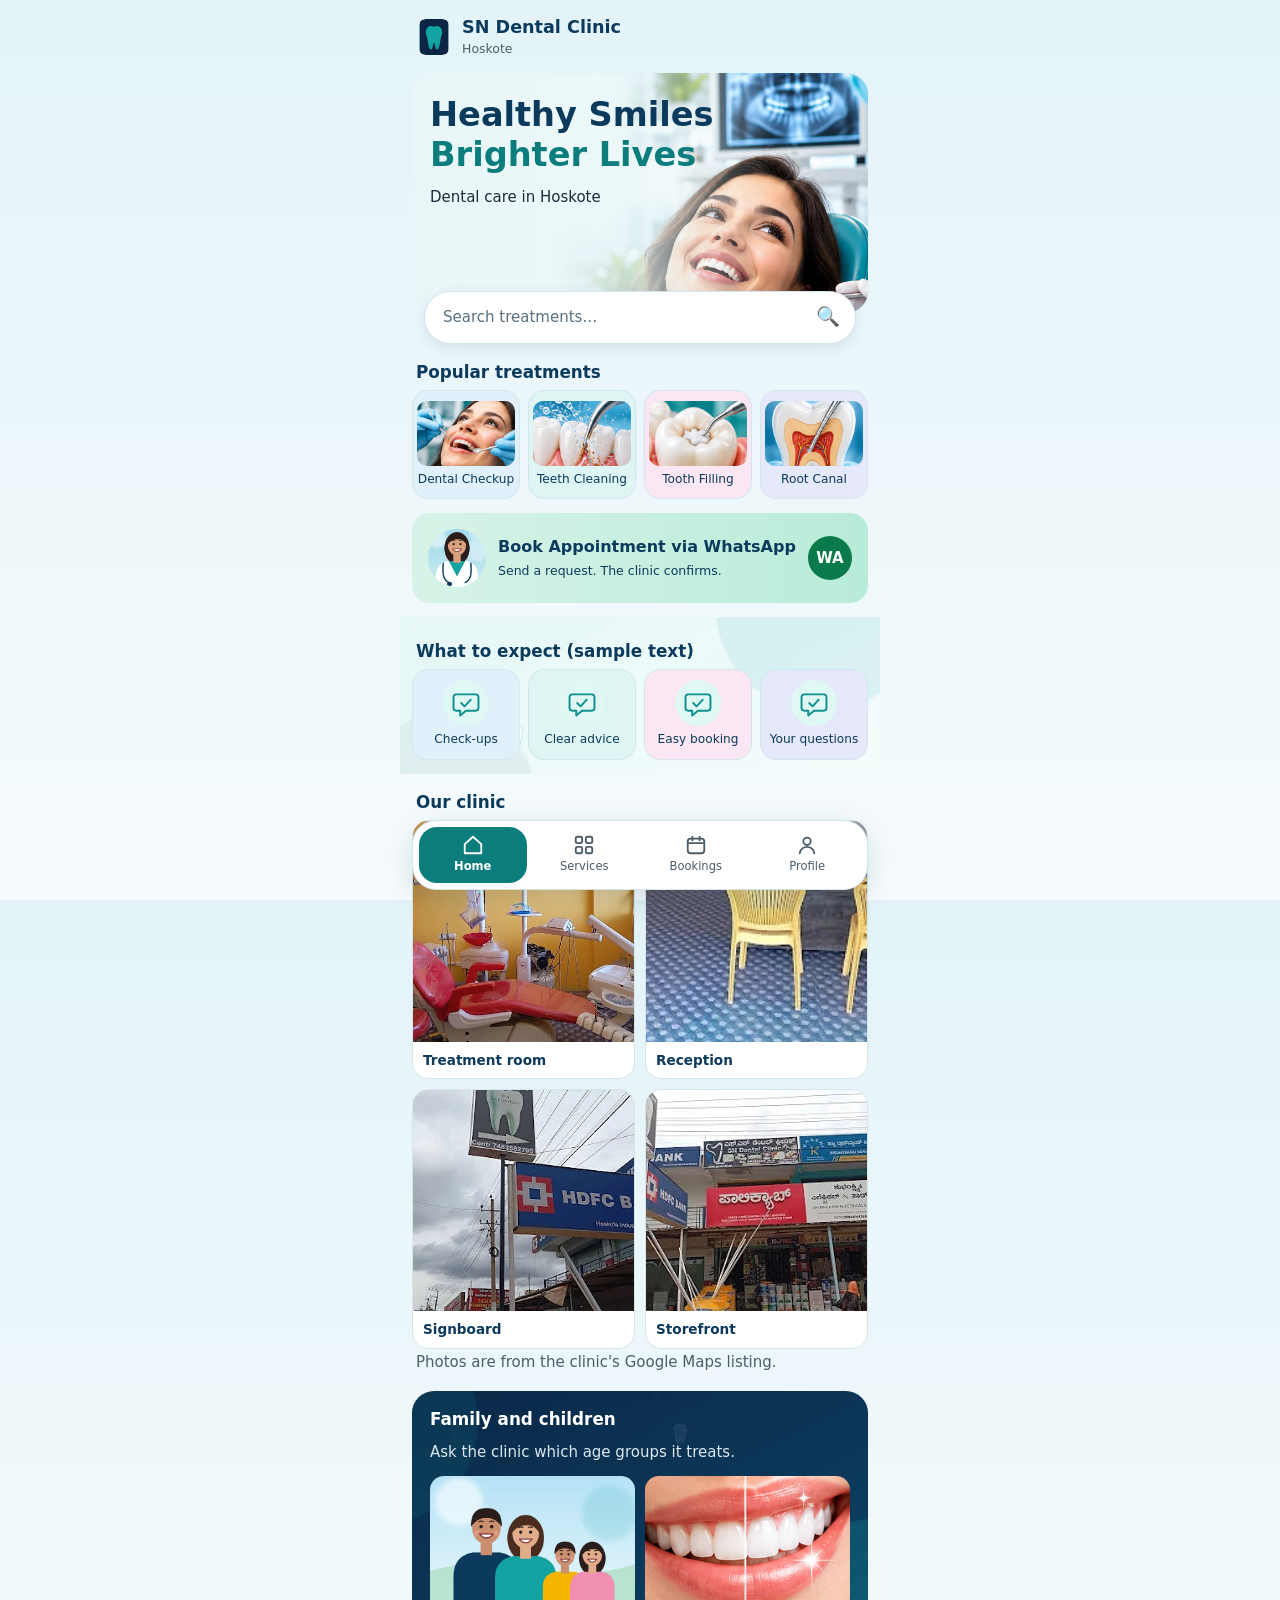
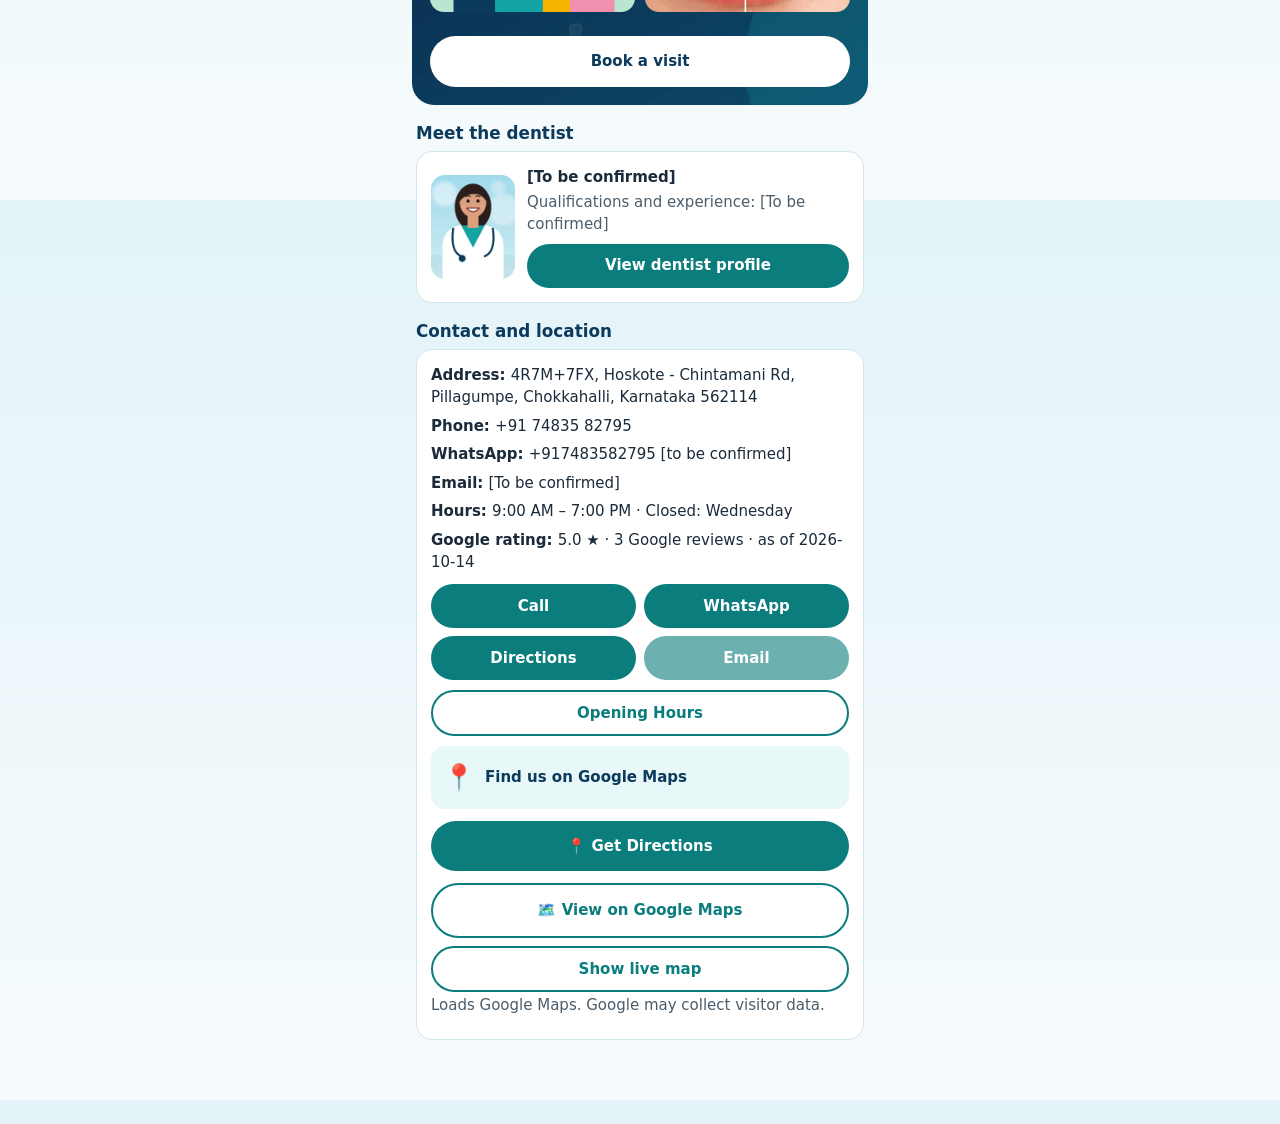
<file: index.html>
<!doctype html>
<html lang="en"><head><meta charset="utf-8">
<meta name="viewport" content="width=device-width,initial-scale=1,viewport-fit=cover">
<title>SN Dental Clinic, Hoskote (Demo App)</title>
<meta name="description" content="Demo app-style website for SN Dental Clinic, Hoskote. Request appointments by WhatsApp. Sample content.">
<meta name="robots" content="noindex"><!-- remove at launch -->
<!-- After deploy, add: <link rel="canonical" href="https://FINAL-URL/"> and an absolute og:image URL (og-image.jpg). -->
<meta property="og:type" content="website"><meta property="og:title" content="SN Dental Clinic, Hoskote"><meta property="og:description" content="Request a dental appointment by WhatsApp. Demo site.">
<link rel="manifest" href="manifest.webmanifest"><link rel="icon" href="favicon.svg" type="image/svg+xml"><link rel="apple-touch-icon" href="apple-touch-icon.png">
<meta name="theme-color" content="#0b3a5c"><meta name="color-scheme" content="light">
<link rel="stylesheet" href="styles.css">
<script src="config.js"></script>
<script src="app.js" defer></script></head>
<body>
<a class="skip" href="#main" data-t="Skip to content"></a>
<main class="app" id="main" tabindex="-1">
<div class="demo" id="demo" data-t="Demo app: sample content. Details are placeholders until the clinic verifies them."></div>

<section class="scr on" id="s-home">
 <div class="bar"><button class="brand" data-go="more"><img src="logo-mark.svg" width="36" height="36" alt=""><span><span class="cn"></span><small data-t="Hoskote"></small></span></button><button class="ib langbtn" type="button"></button></div>
 <div class="hero" id="hero"><picture><source media="(max-width:600px)" srcset="hero-dental-clinic-mobile.webp"><img id="hero-art" src="hero-dental-clinic.webp" width="1600" height="900" alt="Illustration of a modern dental treatment room (sample image)" fetchpriority="high"></picture><h1><span data-t="Healthy Smiles"></span><span data-t="Brighter Lives"></span></h1><p data-t="Dental care in Hoskote"></p></div>
 <form class="search" id="sf" role="search"><label class="sr" for="q" style="position:absolute;left:-999px" data-t="Search treatments…"></label><input id="q" type="search" data-tp="Search treatments…"><button type="button" class="qgo" id="qgo" aria-label="Search">🔍</button></form>
 <h2 data-t="Popular treatments"></h2>
 <div class="row4"><button class="tile" data-book="checkup"><img class="th" src="treatment-checkup.webp" width="600" height="400" alt="" loading="lazy"><span data-t="Dental Checkup"></span></button><button class="tile" data-book="cleaning"><img class="th" src="treatment-cleaning.webp" width="600" height="400" alt="" loading="lazy"><span data-t="Teeth Cleaning"></span></button><button class="tile" data-book="filling"><img class="th" src="treatment-filling.webp" width="600" height="400" alt="" loading="lazy"><span data-t="Tooth Filling"></span></button><button class="tile" data-book="rct"><img class="th" src="treatment-root-canal.webp" width="600" height="400" alt="" loading="lazy"><span data-t="Root Canal"></span></button></div>
 <button class="cta" data-go="book"><span class="av"><img src="dentist-portrait.webp" width="800" height="1000" alt="" loading="lazy"></span><span><b data-t="Book Appointment via WhatsApp"></b><small data-t="Send a request. The clinic confirms."></small></span><span class="wa" aria-hidden="true">WA</span></button>
 <div class="soft"><h2 data-t="What to expect (sample text)"></h2>
 <div class="row4"><div class="tile"><img class="ico" src="icon-consultation.svg" width="46" height="46" alt="" loading="lazy"><span data-t="Check-ups"></span></div><div class="tile"><img class="ico" src="icon-clear-advice.svg" width="46" height="46" alt="" loading="lazy"><span data-t="Clear advice"></span></div><div class="tile"><img class="ico" src="icon-easy-booking.svg" width="46" height="46" alt="" loading="lazy"><span data-t="Easy booking"></span></div><div class="tile"><img class="ico" src="icon-questions.svg" width="46" height="46" alt="" loading="lazy"><span data-t="Your questions"></span></div></div>
</div>
<h2 data-t="Our clinic"></h2>
<div class="gal2">
<figure><img src="clinic-treatment-room.webp" width="416" height="536" loading="lazy" alt="Treatment room with a dental chair and overhead lamp at SN Dental Clinic"><figcaption data-t="Treatment room"></figcaption></figure>
<figure><img src="clinic-reception.webp" width="345" height="168" loading="lazy" alt="Waiting area with yellow chairs and the reception desk"><figcaption data-t="Reception"></figcaption></figure>
<figure class="top"><img src="clinic-signboard.webp" width="307" height="399" loading="lazy" alt="Tooth-shaped roadside signboard of SN Dental Clinic"><figcaption data-t="Signboard"></figcaption></figure>
<figure><img src="clinic-storefront.webp" width="345" height="263" loading="lazy" alt="Building on Chintamani Road where the clinic is located"><figcaption data-t="Storefront"></figcaption></figure>
</div><p class="muted0" style="padding:0 16px" data-t="Photos are from the clinic's Google Maps listing."></p>
<div class="band"><h2 data-t="Family and children"></h2><p data-t="Ask the clinic which age groups it treats."></p><div class="duo"><img src="family-smile.webp" width="1200" height="800" loading="lazy" alt="Illustration of a smiling family (sample image)"><img src="smile-closeup.webp" width="1200" height="800" loading="lazy" alt="Illustration of a healthy smile (sample image)"></div><button class="btn" data-go="book" data-t="Book a visit"></button></div>
<h2 data-t="Meet the dentist"></h2>
<div class="box dr"><img src="dentist-portrait.webp" width="800" height="1000" loading="lazy" alt="Illustration of a dentist (sample image, not the clinic's doctor)"><div><b id="hd-name"></b><p id="hd-sub" class="muted0"></p><button class="btn sm" data-go="doc" data-t="View dentist profile"></button></div></div>
<h2 data-t="Contact and location"></h2>
<div class="box"><div id="hc"></div><div class="acts" id="ha"><button class="btn sm" data-act="call" data-t="Call"></button><button class="btn sm" data-act="wa" data-t="WhatsApp"></button><button class="btn sm" data-act="dir" data-t="Directions"></button><button class="btn sm" data-act="mail" data-t="Email"></button></div><button class="btn o sm" data-info="hours" data-t="Opening Hours"></button><div id="mapbox"></div></div>
</section>

<section class="scr" id="s-svc"><div class="bar"><button class="ib" data-back aria-label="Back">‹</button><h1 data-t="Treatments"></h1><button class="ib langbtn" type="button"></button></div><div style="padding:0 16px 10px"><label class="sr" for="q2" data-t="Search treatments"></label><input id="q2" type="search" autocomplete="off" data-tp="Search treatments…"></div><div class="chips" id="chips"></div><div class="g2" id="tl"></div><p class="muted" id="none" hidden><span data-t="No treatments match."></span> <button class="chip" id="clr" type="button" data-t="Clear search"></button></p></section>

<section class="scr" id="s-book"><div class="bar"><button class="ib" data-back aria-label="Back">‹</button><h1 data-t="Book Appointment"></h1><button class="ib langbtn" type="button"></button></div>
 <div class="steps" id="steps"><span><i>1</i><b data-t="Details"></b></span><span><i>2</i><b data-t="Confirm"></b></span><span><i>3</i><b data-t="Done"></b></span></div>
 <form class="form" id="bf" novalidate>
  <label for="f-name" data-t="Full Name"></label><input id="f-name" autocomplete="name" maxlength="60" data-tp="Enter your full name"><small class="err" id="e-name"></small>
  <label for="f-phone" data-t="Mobile Number"></label><input id="f-phone" type="tel" inputmode="tel" autocomplete="tel" data-tp="Enter mobile number"><small class="err" id="e-phone"></small>
  <label for="f-tr" data-t="Select Treatment"></label><select id="f-tr"></select><small class="err" id="e-tr"></small>
  <label for="f-date" data-t="Preferred Date"></label><input id="f-date" type="date"><small class="err" id="e-date"></small>
  <label for="f-time" data-t="Preferred Time"></label><select id="f-time"></select>
  <label for="f-msg" data-t="Additional Message (Optional)"></label><textarea id="f-msg" rows="3" maxlength="300" data-tp="Tell us your concern…"></textarea>
  <label class="chk"><input type="checkbox" id="f-ok"><span data-t="I agree to share these details with the clinic by WhatsApp to arrange an appointment."></span></label><small class="err" id="e-ok"></small>
  <button class="btn" type="button" id="bsub" data-t="Review request"></button>
 </form>
 <div id="b2" hidden><div class="box"><dl id="sum"></dl></div><div style="padding:0 16px"><button class="btn" id="send" type="button" data-t="Send Request on WhatsApp"></button><button class="btn o" id="edit" type="button" data-t="Edit"></button><button class="btn o" id="callbk" type="button" data-act="call" data-t="Call the clinic to book" hidden></button><p id="st" role="status" aria-live="polite"></p></div></div>
 <div id="b3" hidden><div class="box"><p class="ok" data-t="Request prepared"></p><p data-t="Send the WhatsApp message to share it. This is not a confirmed booking."></p><p data-t="Opening WhatsApp does not mean your message was sent. Tap Send in WhatsApp. If it did not open, use the button below."></p></div><div style="padding:0 16px"><button class="btn" id="again" type="button" data-t="Open WhatsApp again"></button><button class="btn o" data-go="home" type="button" data-t="Back to Home"></button></div></div>
</section>

<section class="scr" id="s-doc"><div class="bar"><button class="ib" data-back aria-label="Back">‹</button><h1 data-t="Our Dentist"></h1><button class="ib langbtn" type="button"></button></div><div class="doc dp">
<div class="dhero"><div class="port" id="port"><img src="dentist-portrait.webp" width="800" height="1000" alt="Illustration of a dentist (sample image, not the clinic's doctor)" loading="lazy"></div><div class="dcap"><span class="dtag" data-t="Sample picture"></span><b id="dp-name"></b><span id="dp-sub"></span></div></div>
<p class="muted dnote" data-t="Placeholder picture, not a real person."></p>
<div class="box dfacts"><dl id="dl"></dl></div>
<h2 class="dh" data-t="Treatments at the clinic"></h2><div class="dchips" id="dp-svc"></div>
<h2 class="dh" data-t="Inside the clinic"></h2>
<div class="gal"><figure><img src="clinic-storefront.webp" width="345" height="263" alt="SN Dental Clinic storefront" loading="lazy"><figcaption data-t="Clinic front"></figcaption></figure><figure><img src="clinic-treatment-room.webp" width="416" height="536" alt="Treatment room with dental chair" loading="lazy"><figcaption data-t="Treatment room"></figcaption></figure><figure><img src="clinic-reception.webp" width="345" height="168" alt="Reception and waiting area" loading="lazy"><figcaption data-t="Reception"></figcaption></figure><figure><img src="clinic-signboard.webp" width="307" height="399" alt="SN Dental Clinic roadside signboard" loading="lazy"><figcaption data-t="Signboard"></figcaption></figure></div>
<div class="box dvisit"><b data-t="Visit us"></b><p id="dp-addr" class="muted0"></p><div class="acts" id="dp-acts"><button class="btn sm" data-act="call" data-t="Call"></button><button class="btn sm" data-act="wa" data-t="WhatsApp"></button><button class="btn sm" data-act="dir" data-t="Get Directions"></button><button class="btn sm" data-act="view" data-t="View on Google Maps"></button></div><button class="btn" data-go="book" data-t="Book Appointment"></button></div>
<p class="muted dnote" data-t="Doctor details are added only after the clinic confirms them."></p>
</div>
</section>

<section class="scr" id="s-appt"><div class="bar"><button class="ib" data-back aria-label="Back">‹</button><h1 data-t="My Appointments"></h1><button class="ib langbtn" type="button"></button></div><div class="chips" id="atabs" role="tablist"></div><div class="box"><p data-t="This demo does not track appointments. The clinic confirms each request by WhatsApp or phone."></p><button class="btn" data-go="book" data-t="Make a new request"></button></div></section>

<section class="scr" id="s-rev"><div class="bar"><button class="ib" data-back aria-label="Back">‹</button><h1 data-t="Reviews & Ratings"></h1><button class="ib langbtn" type="button"></button></div><div class="box"><p id="rvtxt" style="font-weight:700"></p><p id="rvnote" class="muted0"></p><button class="btn" data-act="rev" data-t="Read reviews on Google Maps"></button></div></section>

<section class="scr" id="s-prof"><div class="bar"><button class="ib" data-back aria-label="Back">‹</button><h1 data-t="My Profile"></h1><button class="ib langbtn" type="button"></button></div><div class="box" style="display:flex;gap:12px;align-items:center;margin-top:4px"><svg width="52" height="52" viewBox="0 0 24 24" aria-hidden="true" fill="none" stroke="#0b7d7d" stroke-width="1.6"><circle cx="12" cy="12" r="11" fill="#e3f3f8" stroke="none"/><circle cx="12" cy="9" r="3.6"/><path d="M5 20c1.2-4 4.2-5.2 7-5.2s5.8 1.2 7 5.2"/></svg><div><b data-t="Guest"></b><p class="muted0" data-t="No account needed. Accounts, records and reminders need a backend (future phase)."></p></div></div><div class="list" style="margin-top:10px"><button data-go="appt"><span data-t="My Appointments"></span>›</button><button id="lg"><span data-t="Language"></span><em id="lv"></em></button><button data-act="wa"><span data-t="Help & Support"></span>›</button><button data-go="doc"><span data-t="Our Dentist"></span>›</button><button data-go="rev"><span data-t="Reviews & Ratings"></span>›</button><button data-go="more"><span data-t="About Clinic"></span>›</button><button data-info="privacy"><span data-t="Privacy Policy"></span>›</button><button data-info="terms"><span data-t="Terms & Conditions"></span>›</button></div></section>

<section class="scr" id="s-more"><div class="bar"><button class="ib" data-back aria-label="Back">‹</button><h1 data-t="More"></h1><button class="ib langbtn" type="button"></button></div><div class="list" style="margin-bottom:12px"><button data-go="doc"><span class="cn"></span><span data-t="Hoskote, Karnataka"></span></button></div><div class="list">
<button data-act="dir"><span data-t="Our Location"></span>›</button><button data-act="call"><span data-t="Call Clinic"></span>›</button><button data-act="wa"><span data-t="WhatsApp"></span>›</button><button data-act="mail"><span data-t="Email Us"></span>›</button><button data-info="hours"><span data-t="Opening Hours"></span>›</button><button data-info="faq"><span data-t="FAQs"></span>›</button><button data-info="privacy"><span data-t="Privacy Policy"></span>›</button><button data-info="terms"><span data-t="Terms & Conditions"></span>›</button></div><p class="muted" style="text-align:center;margin-top:12px" data-t="Version 1.0 (demo). General information only, not medical advice."></p></section>

<section class="scr" id="s-info"><div class="bar"><button class="ib" data-back aria-label="Back">‹</button><h1 id="it"></h1><button class="ib langbtn" type="button"></button></div><div class="box" id="ib"></div></section>
</main>
<nav aria-label="Main"><button data-go="home"><svg viewBox="0 0 24 24" aria-hidden="true"><path d="M3 11l9-8 9 8v10H3z"/></svg><span data-t="Home"></span></button><button data-go="svc"><svg viewBox="0 0 24 24" aria-hidden="true"><rect x="3" y="3" width="7" height="7" rx="2"/><rect x="14" y="3" width="7" height="7" rx="2"/><rect x="3" y="14" width="7" height="7" rx="2"/><rect x="14" y="14" width="7" height="7" rx="2"/></svg><span data-t="Services"></span></button><button data-go="appt"><svg viewBox="0 0 24 24" aria-hidden="true"><rect x="3" y="5" width="18" height="16" rx="3"/><path d="M3 10h18M8 3v4M16 3v4"/></svg><span data-t="Bookings"></span></button><button data-go="prof"><svg viewBox="0 0 24 24" aria-hidden="true"><circle cx="12" cy="8" r="4"/><path d="M4 21c1-5 5-7 8-7s7 2 8 7"/></svg><span data-t="Profile"></span></button></nav>
<p id="toast" role="status" aria-live="polite"></p>
</body></html>
</file>
<file: styles.css>
:root{--n:#0b3a5c;--t:#0b7d7d;--t2:#16a8a8;--bg:#eef7fb;--ln:#d3e6ec;--bad:#b00020;box-sizing:border-box;padding-top:env(safe-area-inset-top,0px)}
*{box-sizing:inherit}html{height:100%}
body{margin:0;background:linear-gradient(#e3f3f8,#f6fbfd);color:#1b2b3a;font:15px/1.5 system-ui,"Noto Sans Devanagari",Roboto,sans-serif;min-height:100%}
.app{max-width:480px;margin:auto;padding-bottom:calc(84px + env(safe-area-inset-bottom,0px))}
h1,h2,h3{color:var(--n);margin:0;line-height:1.2}h2{font-size:1.05rem;margin:18px 16px 8px}
:focus-visible{outline:3px solid #f5a300;outline-offset:2px}
button{font:inherit;cursor:pointer}
.demo{background:#fff4d6;color:#4a3500;font-size:.8rem;text-align:center;padding:5px 10px}
.bar{display:flex;align-items:center;gap:10px;padding:14px 16px}.bar h1{font-size:1.15rem;flex:1}
.ib{background:#fff;border:1px solid var(--ln);border-radius:12px;min-width:44px;min-height:44px;color:var(--n);font-weight:700}
.brand{display:flex;gap:10px;align-items:center;flex:1;background:none;border:0;text-align:left;color:var(--n);font-weight:700;font-size:1.1rem;padding:0}
.brand small{display:block;font-weight:400;color:#4b5d6b;font-size:.78rem}
.scr{display:none}.scr.on{display:block}
.hero{margin:0 12px;border-radius:22px;padding:22px 18px;background:linear-gradient(135deg,#d9f1f2,#9fd9dc 60%,#6cc3c8);min-height:240px;position:relative;overflow:hidden}
.hero h1{font-size:2.1rem;color:var(--n);max-width:9em}.hero h1 span{display:block}.hero h1 span+span{color:var(--t)}.hero h1,.hero p{position:relative;z-index:1}.hero p{margin:10px 0 0;max-width:12em}
.hero>picture,.hero>picture img{position:absolute;inset:0;width:100%;height:100%;object-fit:cover;object-position:78% center;display:block}.hero:after{content:'';position:absolute;inset:0;background:linear-gradient(90deg,#e8f6f8f5 0,#e8f6f8d0 48%,#e8f6f800 80%)}
.search{margin:-22px 24px 0;position:relative}.search input{width:100%;border-radius:999px;border:1px solid var(--ln);padding:14px 18px;font:inherit;box-shadow:0 4px 14px #0b3a5c18;min-height:48px}
.row4{display:grid;grid-template-columns:repeat(4,1fr);gap:8px;padding:0 12px}
.tile{background:#fff;border:1px solid var(--ln);border-radius:16px;padding:10px 4px;text-align:center;font-size:.76rem;color:var(--n);min-height:84px}
.tile img.th{width:100%;height:auto;aspect-ratio:3/2;object-fit:cover;border-radius:10px;display:block;margin:0 0 4px}.tile img.ico{width:46px;height:46px;display:block;margin:0 auto 4px}.row4 .tile:nth-child(1){background:#e1f1fb}.row4 .tile:nth-child(2){background:#dff5f3}.row4 .tile:nth-child(3){background:#fbe6f3}.row4 .tile:nth-child(4){background:#e6e8fb}.av{width:58px;height:58px;border-radius:50%;background:#e3f3f8;overflow:hidden;flex:none}.av img{width:100%;height:100%;object-fit:cover;object-position:50% 20%;display:block}
.cta{margin:14px 12px 0;width:calc(100% - 24px);display:flex;align-items:center;gap:12px;text-align:left;background:linear-gradient(90deg,#d7f3e7,#b9ebd9);border:0;border-radius:18px;padding:16px;color:var(--n)}
.cta b{display:block;font-size:1rem}.wa{background:#0b7a4b;color:#fff;border-radius:50%;min-width:44px;height:44px;display:grid;place-items:center;font-weight:700;margin-left:auto}
.chips{display:flex;gap:8px;padding:0 16px 8px;overflow-x:auto}.chip{background:#fff;border:1px solid var(--ln);border-radius:999px;padding:8px 16px;min-height:44px;white-space:nowrap;color:var(--n)}.chip[aria-pressed=true]{background:var(--t);color:#fff;border-color:var(--t)}
.g2{display:grid;grid-template-columns:1fr 1fr;gap:10px;padding:0 12px}
.card{background:#fff;border:1px solid var(--ln);border-radius:14px;overflow:hidden;text-align:left;padding:0;color:inherit}
.card .ph{aspect-ratio:3/2;overflow:hidden}.card .ph img{width:100%;height:100%;object-fit:cover;display:block}.card div+div{padding:8px 10px 10px}.card b{display:block;font-size:.9rem;color:var(--n)}.card small{color:#4b5d6b}
.tag{font-size:.68rem;background:#fff4d6;border-radius:6px;padding:0 5px;margin-left:4px}
.steps{display:flex;justify-content:center;gap:8px;padding:0 16px 10px;font-size:.85rem;color:#4b5d6b}.steps span{display:flex;gap:6px;align-items:center}.steps i{font-style:normal;width:26px;height:26px;border-radius:50%;background:#c9dde2;color:#fff;display:grid;place-items:center;font-weight:700}.steps .cur i{background:var(--t)}.steps .cur{color:var(--n);font-weight:700}
.form{padding:0 16px;display:grid;gap:4px}.form label{font-weight:600;color:var(--n);margin-top:10px}
input,select,textarea{font:inherit;width:100%;border:1px solid #9bb7be;border-radius:12px;padding:12px;min-height:48px;background:#fff}
[aria-invalid=true]{border-color:var(--bad)}.err{color:var(--bad);min-height:1em;font-size:.82rem}
.chk{display:flex;gap:10px;font-weight:400!important}.chk input{width:24px;min-height:24px}
.btn{display:block;width:100%;background:var(--t);color:#fff;border:0;border-radius:999px;padding:14px;font-weight:700;min-height:48px;margin-top:12px}.btn.o{background:#fff;color:var(--t);border:2px solid var(--t)}.btn:disabled{opacity:.6}
.box{margin:0 16px;background:#fff;border:1px solid var(--ln);border-radius:16px;padding:14px}.box dt{font-weight:700;color:var(--n)}.box dd{margin:0 0 8px}
.ok{color:#075e54;font-weight:700}
.doc{margin:0 16px}.port img{width:100%;height:100%;object-fit:cover;object-position:50% 15%;display:block}.port{aspect-ratio:4/5;max-height:420px;overflow:hidden;border-radius:18px;background:linear-gradient(#d9f1f2,#9fd9dc);display:grid;place-items:center}
.list{margin:0 12px;background:#fff;border:1px solid var(--ln);border-radius:16px}.list button{display:flex;width:100%;justify-content:space-between;gap:10px;background:none;border:0;border-bottom:1px solid var(--ln);padding:14px;min-height:50px;color:var(--n);text-align:left}.list button:last-child{border:0}.list em{font-style:normal;color:#4b5d6b}
details{border-bottom:1px solid var(--ln);padding:8px 0}summary{font-weight:600;min-height:44px;display:flex;align-items:center}
table{width:100%;border-collapse:collapse}td{padding:6px;border-bottom:1px solid var(--ln)}
.muted{color:#4b5d6b;padding:0 16px}
nav{position:fixed;bottom:calc(10px + env(safe-area-inset-bottom,0px));left:50%;transform:translateX(-50%);width:calc(100% - 24px);max-width:456px;background:#fff;border:1px solid var(--ln);border-radius:24px;box-shadow:0 10px 30px #0b3a5c26;display:grid;grid-template-columns:repeat(4,1fr);gap:4px;padding:6px;z-index:9}
nav button{background:none;border:0;border-radius:18px;color:#4b5d6b;font-size:.72rem;min-height:56px;display:flex;flex-direction:column;align-items:center;justify-content:center;gap:2px}nav button svg{width:22px;height:22px;fill:none;stroke:currentColor;stroke-width:2;stroke-linecap:round;stroke-linejoin:round}nav button[aria-current=page]{background:var(--t);color:#fff;font-weight:700}
#toast{position:fixed;left:12px;right:12px;bottom:90px;background:#222;color:#fff;padding:12px;border-radius:12px;z-index:20;display:none}#toast.on{display:block}
@media(prefers-reduced-motion:reduce){*{transition:none!important;animation:none!important}}

.soft{background:#eaf7f7 url(bg-soft-teal.webp) center/cover;padding:6px 0 14px;margin-top:14px}
.gal{display:grid;grid-template-columns:1fr 1fr;gap:10px;padding:0 12px}.gal figure{margin:0;background:#fff;border:1px solid var(--ln);border-radius:16px;overflow:hidden}.gal img{width:100%;height:auto;aspect-ratio:3/2;object-fit:cover;display:block}.gal figcaption{padding:8px 10px;font-weight:600;color:var(--n);font-size:.85rem}
.band{margin:18px 12px 0;border-radius:22px;padding:18px;color:#fff;background:#0b2545 url(bg-navy-pattern.webp) center/cover;display:grid;gap:12px}.band h2{color:#fff;margin:0}.band p{margin:0;color:#dbe8f0}
.band .duo{display:grid;grid-template-columns:1fr 1fr;gap:10px}.band img{width:100%;height:auto;aspect-ratio:3/2;object-fit:cover;border-radius:14px;display:block}
.band .btn{background:#fff;color:var(--n);border-color:#fff}
.brand img{border-radius:10px}
.legal{max-width:720px;margin:auto;padding:20px}.legal a.btn{display:inline-block;width:auto;padding:12px 22px}

.sr{position:absolute;left:-999px}.skip{position:absolute;left:-999px}.skip:focus{left:8px;top:8px;background:#fff;padding:10px;z-index:50;border-radius:8px}
.dr{display:flex;gap:12px;align-items:center}.dr img{width:84px;height:104px;object-fit:cover;object-position:50% 15%;border-radius:14px;flex:none}
.muted0{margin:2px 0 8px;color:#4b5d6b}.acts{display:grid;grid-template-columns:1fr 1fr;gap:8px;margin:10px 0}.btn.sm{margin:0;min-height:44px;padding:10px 14px}.box .btn.o.sm{margin-top:4px}
.off{opacity:.6}.langbtn{font-size:.85rem}main:focus,.scr h1:focus{outline:none}.box a{color:var(--t);font-weight:600}
.box a{display:inline-block;min-height:44px;padding:10px 0}

.gal2{display:grid;grid-template-columns:1fr 1fr;gap:10px;padding:0 12px}.gal2 figure{margin:0;background:#fff;border:1px solid var(--ln);border-radius:16px;overflow:hidden}.gal2 img{width:100%;height:auto;aspect-ratio:1/1;object-fit:cover;display:block}.gal2 .top img{object-position:50% 12%}.gal2 figcaption{padding:8px 10px;font-weight:600;color:var(--n);font-size:.85rem}
#mapbox{margin-top:10px}

[hidden]{display:none!important}
.search input{padding-right:56px}.qgo{position:absolute;right:6px;top:50%;transform:translateY(-50%);min-width:44px;min-height:44px;border:0;background:none;font-size:1.2rem}
.mapcard{display:flex;gap:10px;align-items:center;background:#e8f7f7;border-radius:14px;padding:12px;margin-bottom:8px;color:var(--n)}.pin{font-size:1.6rem}

/* Typing visibility: fixed dark text, visible caret and placeholder in every browser/theme, incl. forced dark mode and autofill */
html{color-scheme:light}
input,select,textarea{color:#10283a;-webkit-text-fill-color:#10283a;caret-color:#0b7f80;font-size:16px;background-color:#fff}
input::placeholder,textarea::placeholder{color:#587080;opacity:1;-webkit-text-fill-color:#587080}
input:-webkit-autofill,textarea:-webkit-autofill{-webkit-text-fill-color:#10283a;box-shadow:0 0 0 1000px #fff inset}
input,textarea,select{scroll-margin-bottom:120px}

/* Our Dentist page */
.dp{margin:0 16px;padding-bottom:24px}
.dhero{position:relative;border-radius:22px;overflow:hidden;box-shadow:0 10px 28px #0b3a5c24}
.dhero .port{border-radius:0;max-height:380px;aspect-ratio:4/4.4}
.dcap{position:absolute;left:0;right:0;bottom:0;padding:54px 18px 16px;color:#fff;background:linear-gradient(0deg,#0b3a5cf2 0,#0b3a5ccc 55%,#0b3a5c00 100%);display:flex;flex-direction:column;gap:3px}
.dcap b{font-size:1.45rem;line-height:1.2}.dcap span:last-child{font-size:.95rem;opacity:.95}
.dtag{align-self:flex-start;background:#ffffffe6;color:#0b3a5c;border-radius:999px;padding:3px 12px;font-size:.78rem;font-weight:700;margin-bottom:6px}
.dnote{padding:8px 2px 0;margin:0;font-size:.9rem}
.dfacts{margin:12px 0 0;padding:14px}.dfacts dl{display:grid;grid-template-columns:1fr 1fr;gap:10px;margin:0}
.dfacts dt{font-size:.78rem;text-transform:uppercase;letter-spacing:.04em;color:#0b7f80;font-weight:700;margin:0}.dfacts dd{margin:2px 0 0;color:var(--n);font-weight:600;min-height:1.3em}
.dh{font-size:1.15rem;color:var(--n);margin:22px 0 10px}
.dchips{display:flex;flex-wrap:wrap;gap:8px}.dchips span{background:#e3f4f5;color:#0b5f66;border:1px solid #bfe3e5;border-radius:999px;padding:9px 15px;font-weight:600;font-size:.92rem}
.gal{display:flex;gap:12px;overflow-x:auto;padding:2px 2px 10px;scroll-snap-type:x mandatory;-webkit-overflow-scrolling:touch}
.gal figure{margin:0;flex:0 0 190px;scroll-snap-align:start;background:#fff;border:1px solid var(--ln);border-radius:16px;overflow:hidden;box-shadow:0 4px 14px #0b3a5c14}
.gal img{width:100%;height:190px;object-fit:cover;display:block}.gal figcaption{padding:8px 12px;font-size:.88rem;font-weight:600;color:var(--n)}
.dvisit{margin:14px 0 0}.dvisit .acts{margin:8px 0 0}.dvisit .btn:not(.sm){margin-top:12px}
.demo{display:none!important}
</file>
